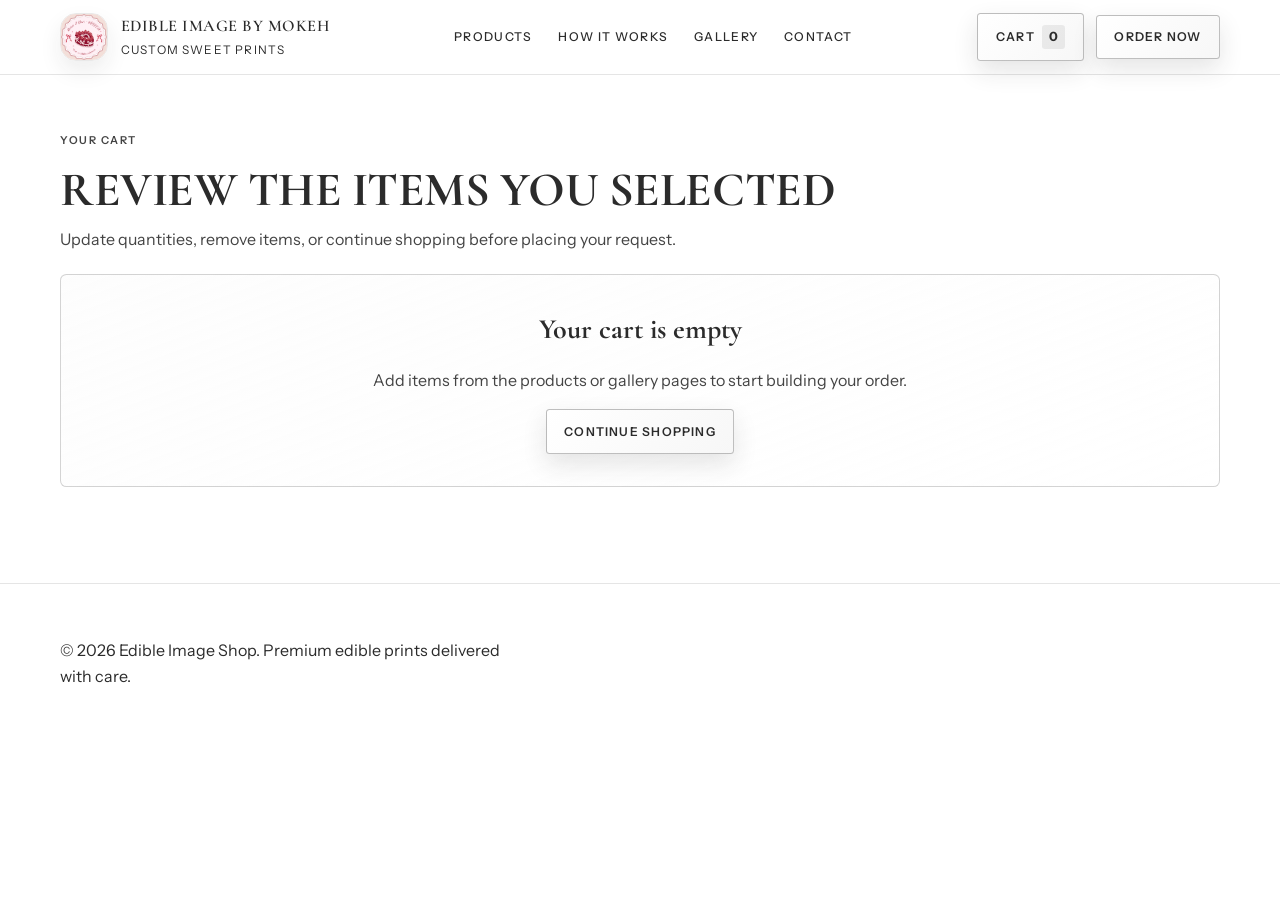
<file: cart.html>
<!DOCTYPE html>
<html lang="en">
<head>
  <meta charset="UTF-8" />
  <meta name="viewport" content="width=device-width, initial-scale=1.0" />
  <title>Cart — Edible Image Shop</title>
  <link rel="preconnect" href="https://fonts.googleapis.com" />
  <link rel="preconnect" href="https://fonts.gstatic.com" crossorigin />
  <link href="https://fonts.googleapis.com/css2?family=Cormorant+Garamond:wght@500;600;700&family=Instrument+Sans:wght@400;500;600;700&display=swap" rel="stylesheet" />
  <link rel="stylesheet" href="styles.css" />
</head>
<body>
  <header class="site-header">
    <div class="container header-inner">
      <a href="index.html" class="brand">
        <span class="brand-mark" aria-hidden="true">
          <img src="img/logo.png" alt="Edible Image By Mokeh logo" class="brand-logo" />
        </span>
        <div class="brand-text">
          <strong>Edible Image By Mokeh</strong>
          <small>Custom sweet prints</small>
        </div>
      </a>
      <nav class="site-nav">
        <a href="index.html#products">Products</a>
        <a href="index.html#process">How It Works</a>
        <a href="gallery.html">Gallery</a>
        <a href="index.html#contact">Contact</a>
      </nav>
      <div class="header-actions">
        <a class="button button-secondary cart-button" href="cart.html">
          Cart <span class="cart-count" data-cart-count>0</span>
        </a>
        <a class="button button-primary" href="index.html#contact">Order Now</a>
      </div>
    </div>
  </header>

  <main>
    <section class="section">
      <div class="container">
        <div class="section-heading">
          <p class="eyebrow">Your cart</p>
          <h2>Review the items you selected</h2>
          <p>Update quantities, remove items, or continue shopping before placing your request.</p>
        </div>

        <div id="cart-content"></div>
      </div>
    </section>
  </main>

  <footer class="site-footer">
    <div class="container footer-inner">
      <p>© 2026 Edible Image Shop. Premium edible prints delivered with care.</p>
    </div>
  </footer>

  <script src="script.js"></script>
</body>
</html>
</file>
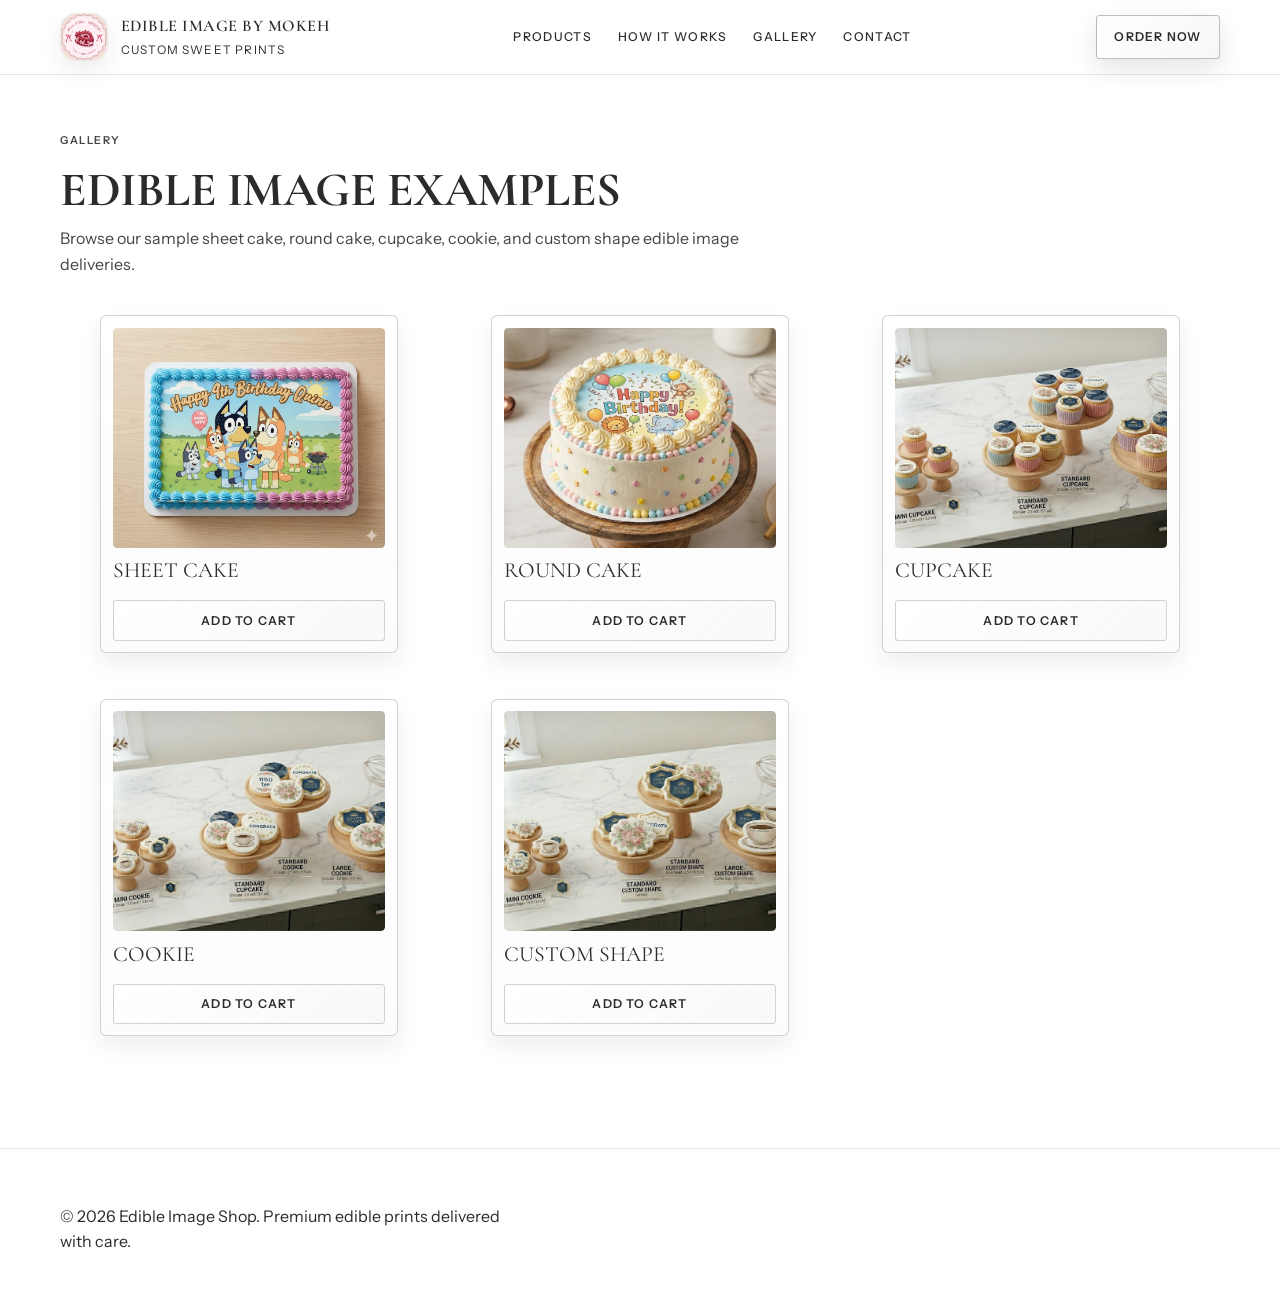
<file: gallery.html>
<!DOCTYPE html>
<html lang="en">
<head>
  <meta charset="UTF-8" />
  <meta name="viewport" content="width=device-width, initial-scale=1.0" />
  <title>Gallery — Edible Image Shop</title>
  <link rel="preconnect" href="https://fonts.googleapis.com" />
  <link rel="preconnect" href="https://fonts.gstatic.com" crossorigin />
  <link href="https://fonts.googleapis.com/css2?family=Cormorant+Garamond:wght@500;600;700&family=Instrument+Sans:wght@400;500;600;700&display=swap" rel="stylesheet" />
  <link rel="stylesheet" href="styles.css" />
</head>
<body>
  <header class="site-header">
    <div class="container header-inner">
      <a href="index.html" class="brand">
        <span class="brand-mark" aria-hidden="true">
          <img src="img/logo.png" alt="Edible Image By Mokeh logo" class="brand-logo" />
        </span>
        <div class="brand-text">
          <strong>Edible Image By Mokeh</strong>
          <small>Custom sweet prints</small>
        </div>
      </a>
      <nav class="site-nav">
        <a href="index.html#products">Products</a>
        <a href="index.html#process">How It Works</a>
        <a href="gallery.html">Gallery</a>
        <a href="index.html#contact">Contact</a>
      </nav>
      <a class="button button-primary" href="index.html#contact">Order Now</a>
    </div>
  </header>

  <main>
    <section class="section">
      <div class="container">
        <div class="section-heading">
          <p class="eyebrow">Gallery</p>
          <h2>Edible image examples</h2>
          <p>Browse our sample sheet cake, round cake, cupcake, cookie, and custom shape edible image deliveries.</p>
        </div>

        <div class="gallery-grid">
          <figure class="gallery-item">
            <div class="gallery-image-gallery" data-product-gallery>
              <img class="gallery-img" src="img/sheet-cake1.png" alt="Sheet cake edible image" />
              <img class="gallery-img" src="img/sheet-cake.png" alt="Sheet cake edible image variant 1" />
              <img class="gallery-img" src="img/sheet-cake1.png" alt="Sheet cake edible image variant 2" />
            </div>
            <figcaption>Sheet Cake</figcaption>
            <button class="button button-secondary add-cart" type="button" data-product-id="sheet-cake" data-product-name="Sheet Cake">Add to cart</button>
          </figure>

          <figure class="gallery-item">
            <div class="gallery-image-gallery" data-product-gallery>
              <img class="gallery-img" src="img/round-cake.png" alt="Round cake edible image" />
              <img class="gallery-img" src="img/round-cake.png" alt="Round cake edible image variant 1" />
              <img class="gallery-img" src="img/round-cake.png" alt="Round cake edible image variant 2" />
            </div>
            <figcaption>Round Cake</figcaption>
            <button class="button button-secondary add-cart" type="button" data-product-id="round-cake" data-product-name="Round Cake">Add to cart</button>
          </figure>

          <figure class="gallery-item">
            <div class="gallery-image-gallery" data-product-gallery>
              <img class="gallery-img" src="img/cupcake.png" alt="Cupcake edible image" />
              <img class="gallery-img" src="img/cupcake.png" alt="Cupcake edible image variant 1" />
              <img class="gallery-img" src="img/cupcake.png" alt="Cupcake edible image variant 2" />
            </div>
            <figcaption>Cupcake</figcaption>
            <button class="button button-secondary add-cart" type="button" data-product-id="cupcake" data-product-name="Cupcake">Add to cart</button>
          </figure>

          <figure class="gallery-item">
            <div class="gallery-image-gallery" data-product-gallery>
              <img class="gallery-img" src="img/cookie1.png" alt="Cookie edible image" />
              <img class="gallery-img" src="img/cookie.png" alt="Cookie edible image variant 1" />
              <img class="gallery-img" src="img/cookie1.png" alt="Cookie edible image variant 2" />
            </div>
            <figcaption>Cookie</figcaption>
            <button class="button button-secondary add-cart" type="button" data-product-id="cookie" data-product-name="Cookie">Add to cart</button>
          </figure>

          <figure class="gallery-item">
            <div class="gallery-image-gallery" data-product-gallery>
              <img class="gallery-img" src="img/custom-shape.png" alt="Custom shape edible image" />
              <img class="gallery-img" src="img/custom-shape.png" alt="Custom shape edible image variant 1" />
              <img class="gallery-img" src="img/custom-shape.png" alt="Custom shape edible image variant 2" />
            </div>
            <figcaption>Custom Shape</figcaption>
            <button class="button button-secondary add-cart" type="button" data-product-id="custom-shape" data-product-name="Custom Shape">Add to cart</button>
          </figure>
        </div>
      </div>
    </section>
  </main>

  <footer class="site-footer">
    <div class="container footer-inner">
      <p>© 2026 Edible Image Shop. Premium edible prints delivered with care.</p>
    </div>
  </footer>

  <script src="script.js"></script>
</body>
</html>
</file>
<file: styles.css>
:root {
  color-scheme: light;
  font-size: 16px;
  line-height: 1.6;
  --font-heading: "Cormorant Garamond", "Times New Roman", serif;
  --font-body: "Instrument Sans", "Segoe UI", sans-serif;

  --bg: #ffffff;
  --bg-soft: #fafafa;
  --surface: #ffffff;
  --surface-elevated: #fcfcfc;

  --text: #2b2b2b;
  --text-muted: #444444;
  --text-soft: #333333;

  --brand: #3a3a3a;
  --brand-strong: #2b2b2b;
  --brand-soft: #f5f5f5;

  --accent: #f8f8f8;
  --accent-soft: #fcfcfc;

  --line: rgba(43, 43, 43, 0.2);
  --line-soft: rgba(43, 43, 43, 0.1);

  --shadow-sm: 0 10px 22px rgba(43, 43, 43, 0.08);
  --shadow-md: 0 18px 40px rgba(43, 43, 43, 0.12);
  --shadow-lg: 0 24px 52px rgba(43, 43, 43, 0.14);
}

* {
  box-sizing: border-box;
}

html,
body {
  margin: 0;
  min-height: 100%;
}

body {
  font-family: var(--font-body);
  color: var(--text);
  background: #ffffff;
}

img {
  display: block;
  max-width: 100%;
}

a {
  color: inherit;
}

.container {
  width: min(1160px, calc(100% - 4.5rem));
  margin: 0 auto;
}

.site-header {
  position: sticky;
  top: 0;
  z-index: 20;
  background: #ffffff;
  backdrop-filter: blur(12px);
  border-bottom: 1px solid rgba(43, 43, 43, 0.12);
}

.header-inner {
  display: flex;
  align-items: center;
  justify-content: space-between;
  gap: 1.2rem;
  padding: 0.8rem 0;
}

.brand {
  display: inline-flex;
  align-items: center;
  gap: 0.8rem;
  text-decoration: none;
}

.brand-mark {
  width: 3rem;
  height: 3rem;
  border-radius: 1rem;
  overflow: hidden;
  border: 1px solid var(--line-soft);
  box-shadow: var(--shadow-sm);
}

.brand-logo {
  width: 100%;
  height: 100%;
  object-fit: cover;
}

.brand-text {
  display: grid;
  gap: 0.12rem;
}

.brand strong {
  display: block;
  font-family: var(--font-heading);
  color: var(--text);
  font-size: 1.02rem;
  font-weight: 600;
  letter-spacing: 0.03em;
  text-transform: uppercase;
}

.brand small {
  color: var(--text);
  font-size: 0.74rem;
  letter-spacing: 0.1em;
  text-transform: uppercase;
}

.site-nav {
  display: flex;
  align-items: center;
  gap: 1.6rem;
}

.site-nav a {
  text-decoration: none;
  font-weight: 500;
  font-size: 0.76rem;
  color: var(--text);
  letter-spacing: 0.11em;
  text-transform: uppercase;
  transition: color 0.22s ease;
}

.site-nav a:hover {
  color: var(--brand-strong);
}

.header-actions {
  display: flex;
  align-items: center;
  gap: 0.75rem;
}

.hero-section {
  position: relative;
  overflow: visible;
  padding: clamp(1.4rem, 3vw, 2.2rem) 0 clamp(2.2rem, 4vw, 3.6rem);
}

.hero-section::before,
.hero-section::after {
  content: none;
}

.hero-section::before {
  width: 360px;
  height: 360px;
  top: -100px;
  left: -90px;
  background: radial-gradient(circle at 40% 40%, rgba(43, 43, 43, 0.08), rgba(43, 43, 43, 0));
  animation: float-cloud 16s ease-in-out infinite;
}

.hero-section::after {
  width: 440px;
  height: 440px;
  right: -120px;
  bottom: -200px;
  background: radial-gradient(circle at 50% 45%, rgba(43, 43, 43, 0.06), rgba(43, 43, 43, 0));
  animation: float-cloud 20s ease-in-out infinite reverse;
}

.hero-grid {
  position: relative;
  display: grid;
  grid-template-columns: 1fr 1fr;
  gap: 0;
  align-items: stretch;
  border: 1px solid var(--line-soft);
  border-radius: 0.6rem;
  overflow: hidden;
  background: var(--surface);
  box-shadow: var(--shadow-lg);
}

.hero-copy {
  background: var(--surface);
  padding: clamp(1.2rem, 2.2vw, 1.7rem);
  min-height: 470px;
  display: flex;
  flex-direction: column;
}

.eyebrow {
  display: inline-flex;
  align-items: center;
  gap: 0.45rem;
  margin: 0;
  font-size: 0.68rem;
  font-weight: 600;
  text-transform: uppercase;
  letter-spacing: 0.14em;
  color: var(--text-soft);
}

.hero-copy h1 {
  margin: 0.8rem 0 1rem;
  font-family: var(--font-heading);
  font-size: clamp(2.8rem, 7.2vw, 6.2rem);
  line-height: 0.84;
  letter-spacing: -0.012em;
  text-transform: uppercase;
  text-wrap: balance;
}

.hero-text {
  max-width: 34ch;
  margin: auto 0 0;
  color: var(--text-muted);
  font-size: clamp(0.92rem, 1.4vw, 1.02rem);
  line-height: 1.35;
}

.hero-stats {
  display: none;
}

.hero-stats span {
  display: inline-flex;
  align-items: center;
  border: 1px solid rgba(43, 43, 43, 0.2);
  border-radius: 999px;
  padding: 0.5rem 0.95rem;
  background: rgba(255, 255, 255, 0.72);
  color: var(--brand-strong);
  font-size: 0.9rem;
  font-weight: 700;
}

.hero-actions {
  display: flex;
  flex-wrap: wrap;
  gap: 0.7rem;
  margin-top: 1.2rem;
}

.hero-card {
  position: relative;
  border-radius: 0;
  padding: 0;
  background: linear-gradient(160deg, #ffffff 0%, #fcfcfc 52%, #ffffff 100%);
  border-left: 1px solid var(--line-soft);
  box-shadow: none;
  display: flex;
  flex-direction: column;
}

.product-badge {
  position: absolute;
  top: 0.8rem;
  left: 0.8rem;
  z-index: 2;
  padding: 0.3rem 0.48rem;
  border-radius: 0.2rem;
  background: rgba(255, 255, 255, 0.92);
  color: var(--brand-strong);
  font-weight: 600;
  font-size: 0.6rem;
  letter-spacing: 0.11em;
  text-transform: uppercase;
}

.hero-media-stack {
  position: relative;
  margin-bottom: 0;
  width: 100%;
}

.hero-main-image {
  width: 100%;
  height: auto;
  aspect-ratio: 4 / 3;
  object-fit: cover;
  border-radius: 0;
}

.card-info h2 {
  position: static;
  margin: 0;
  max-width: 16ch;
  color: var(--text);
  font-family: var(--font-heading);
  font-size: clamp(1.55rem, 2.3vw, 2rem);
  line-height: 1.02;
  text-transform: uppercase;
}

.card-info p {
  display: block;
  margin: 0;
  color: var(--text-muted);
  max-width: 32ch;
}

.card-info {
  display: grid;
  align-content: start;
  gap: 0.55rem;
  padding: clamp(1rem, 1.8vw, 1.35rem);
}

.section {
  padding: clamp(2.4rem, 4vw, 3.4rem) 0;
}

.section-products,
.section-why-us,
.section-pricing,
.section-testimonials,
.section-faq,
.section-contact,
.section-process {
  position: relative;
  background: linear-gradient(180deg, rgba(255, 255, 255, 0.98) 0%, rgba(250, 250, 250, 0.96) 100%);
}

.section-products {
  padding-top: 2.8rem;
}

.section-heading {
  max-width: 52rem;
  margin-bottom: 1.35rem;
  color: var(--text);
}

.section-heading h2,
.process-copy h2,
.faq-grid h2,
.section-contact h2 {
  margin: 0.95rem 0 0.8rem;
  font-family: var(--font-heading);
  font-size: clamp(2rem, 4vw, 3rem);
  line-height: 0.98;
  letter-spacing: -0.01em;
  text-wrap: balance;
  text-transform: uppercase;
}

.section-heading p,
.process-copy p,
.faq-grid p,
.section-contact p {
  margin: 0;
  color: var(--text-muted);
  max-width: 62ch;
}

.trust-bar {
  display: grid;
  grid-template-columns: repeat(4, minmax(0, 1fr));
  gap: 0.75rem;
}

.trust-item {
  background: linear-gradient(180deg, rgba(255, 255, 255, 0.98) 0%, rgba(255, 255, 255, 0.9) 100%);
  border: 1px solid var(--line);
  border-radius: 0.45rem;
  padding: 1.15rem;
  box-shadow: var(--shadow-sm);
}

.trust-item strong {
  display: block;
  margin-bottom: 0.3rem;
  font-family: var(--font-heading);
  font-size: 1.05rem;
}

.trust-item span {
  color: var(--text-muted);
  font-size: 0.93rem;
}

.product-grid {
  display: grid;
  grid-template-columns: repeat(4, minmax(0, 1fr));
  gap: 0.95rem;
}

.product-card,
.gallery-item,
.benefit-card,
.step-card,
.pricing-card,
.testimonial-card,
.faq-item,
.cart-row,
.cart-request-panel {
  background: linear-gradient(180deg, rgba(255, 255, 255, 0.99) 0%, rgba(252, 252, 252, 0.98) 100%);
  border: 1px solid var(--line);
  border-radius: 0.4rem;
  box-shadow: var(--shadow-sm);
  transition: transform 0.28s ease, box-shadow 0.28s ease, border-color 0.28s ease;
}

.product-card {
  padding: 1rem;
}

.product-card:hover,
.gallery-item:hover,
.benefit-card:hover,
.step-card:hover,
.testimonial-card:hover,
.pricing-card:hover {
  transform: translateY(-4px);
  box-shadow: var(--shadow-md);
  border-color: rgba(43, 43, 43, 0.32);
}

.product-image-gallery {
  position: relative;
  width: 100%;
  height: 270px;
  overflow: hidden;
  border-radius: 0.25rem;
  margin-bottom: 1rem;
  background: linear-gradient(160deg, #ffffff 0%, #fcfcfc 52%, #ffffff 100%);
}

.product-image-gallery .product-card-image {
  position: absolute;
  inset: 0;
  width: 100%;
  height: 100%;
  object-fit: contain;
  opacity: 0;
  transition: opacity 0.36s ease;
  border-radius: 0.25rem;
  cursor: zoom-in;
}

.product-image-gallery .product-card-image:first-child {
  opacity: 1;
}

.product-card-image {
  width: 100%;
  height: 270px;
  object-fit: contain;
  border-radius: 0.25rem;
  margin-bottom: 1rem;
}

.product-card h3,
.gallery-item figcaption,
.step-card h3,
.benefit-card h3,
.pricing-card h3 {
  margin: 0;
  font-family: var(--font-heading);
  font-size: 1.35rem;
  line-height: 1;
  text-transform: uppercase;
}

.product-card p,
.benefit-card p,
.step-card p,
.pricing-description,
.faq-item p,
.testimonial-author span,
.contact-highlights,
.product-highlights,
.cart-empty p,
.cart-request-panel p,
.form-field,
.footer-brand-block p,
.footer-contact span {
  color: var(--text-muted);
}

.product-card p {
  margin: 0.65rem 0 0;
}

.product-highlights,
.pricing-features,
.contact-highlights {
  margin: 0.7rem 0 0;
  padding-left: 1.08rem;
  display: grid;
  gap: 0.38rem;
  font-size: 0.94rem;
}

.section-process {
  background: linear-gradient(180deg, rgba(250, 250, 250, 0.95) 0%, rgba(255, 255, 255, 0.98) 100%);
}

.process-grid,
.contact-grid,
.faq-grid {
  display: grid;
  gap: 1.2rem;
}

.process-grid {
  grid-template-columns: 0.95fr 1.05fr;
  align-items: center;
}

.process-highlight {
  margin-top: 1.2rem;
  padding: 1rem 1.05rem;
  border-radius: 0.35rem;
  background: linear-gradient(140deg, rgba(250, 250, 250, 0.7) 0%, rgba(255, 255, 255, 0.85) 100%);
  border: 1px solid var(--line);
}

.process-highlight strong {
  display: block;
  margin-bottom: 0.2rem;
  font-size: 1.03rem;
}

.process-steps {
  display: grid;
  gap: 0.75rem;
}

.step-card {
  padding: 1rem;
}

.step-number {
  display: inline-grid;
  place-items: center;
  width: 2.5rem;
  height: 2.5rem;
  border-radius: 0.2rem;
  margin-bottom: 0.6rem;
  font-weight: 800;
  color: var(--text);
  background: linear-gradient(140deg, #fcfcfc 0%, #ffffff 100%);
}

.benefit-grid,
.pricing-grid,
.testimonial-grid {
  display: grid;
  gap: 0.75rem;
}

.benefit-grid {
  grid-template-columns: repeat(3, minmax(0, 1fr));
}

.pricing-grid {
  grid-template-columns: repeat(3, minmax(0, 1fr));
}

.testimonial-grid {
  grid-template-columns: repeat(3, minmax(0, 1fr));
}

.pricing-card {
  padding: 1.05rem;
}

.pricing-card-featured {
  border-color: rgba(43, 43, 43, 0.3);
  background: linear-gradient(180deg, rgba(252, 252, 252, 0.8) 0%, rgba(255, 255, 255, 0.95) 100%);
  box-shadow: var(--shadow-md);
}

.pricing-label {
  display: inline-flex;
  margin: 0 0 0.65rem;
  border-radius: 0.24rem;
  background: linear-gradient(135deg, #fcfcfc 0%, #ffffff 100%);
  color: var(--text);
  padding: 0.35rem 0.72rem;
  font-size: 0.73rem;
  font-weight: 800;
  letter-spacing: 0.08em;
  text-transform: uppercase;
}

.pricing-card h3 {
  margin: 0;
  font-size: clamp(2rem, 3vw, 2.4rem);
}

.pricing-description {
  margin: 0.62rem 0 0;
}

.testimonial-card {
  padding: 1rem;
}

.testimonial-card p {
  margin: 1rem 0 0.75rem;
  color: var(--text);
}

.testimonial-author {
  display: flex;
  align-items: center;
  gap: 0.72rem;
}

.testimonial-author strong {
  display: block;
}

.avatar {
  width: 2.7rem;
  height: 2.7rem;
  border-radius: 0.25rem;
  display: grid;
  place-items: center;
  color: var(--text);
  background: linear-gradient(140deg, #fcfcfc 0%, #ffffff 100%);
  font-weight: 800;
}

.testimonial-stars {
  letter-spacing: 0.12em;
  color: var(--text);
}

.faq-grid {
  grid-template-columns: 0.94fr 1.06fr;
  align-items: start;
}

.faq-list {
  display: grid;
  gap: 0.6rem;
}

.faq-item {
  padding: 0.85rem 0.95rem;
}

.faq-item summary {
  cursor: pointer;
  font-weight: 700;
}

.section-contact {
  padding-top: 1.5rem;
}

.contact-grid {
  grid-template-columns: 1fr 1fr;
  align-items: start;
}

.contact-form {
  padding: 1.05rem;
  border-radius: 0.45rem;
  border: 1px solid var(--line);
  background: linear-gradient(180deg, rgba(255, 255, 255, 0.99) 0%, rgba(252, 252, 252, 0.98) 100%);
  box-shadow: var(--shadow-sm);
  display: grid;
  gap: 0.75rem;
}

.contact-form label,
.form-field {
  display: grid;
  gap: 0.5rem;
  font-weight: 700;
  font-size: 0.95rem;
}

.contact-form input,
.contact-form textarea,
.form-field input[type="text"],
.form-field input[type="email"],
.form-field input[type="file"] {
  width: 100%;
  border: 1px solid var(--line);
  border-radius: 0.25rem;
  padding: 0.87rem 0.95rem;
  font: inherit;
  color: var(--text);
  background: #ffffff;
  transition: border-color 0.2s ease, box-shadow 0.2s ease;
}

.contact-form input:focus,
.contact-form textarea:focus,
.form-field input[type="text"]:focus,
.form-field input[type="email"]:focus,
.form-field input[type="file"]:focus {
  outline: none;
  border-color: var(--brand-strong);
  box-shadow: 0 0 0 3px rgba(43, 43, 43, 0.18);
}

.button {
  border: 1px solid var(--line);
  border-radius: 0.22rem;
  padding: 0.72rem 1.1rem;
  font-family: var(--font-body);
  font-size: 0.76rem;
  font-weight: 600;
  letter-spacing: 0.1em;
  text-transform: uppercase;
  cursor: pointer;
  text-decoration: none;
  display: inline-flex;
  align-items: center;
  justify-content: center;
  gap: 0.45rem;
  transition: transform 0.25s ease, box-shadow 0.25s ease, background-color 0.25s ease, border-color 0.25s ease;
}

.button:hover {
  transform: translateY(-2px);
}

.button:focus-visible {
  outline: 3px solid rgba(43, 43, 43, 0.22);
  outline-offset: 2px;
}

.button-primary {
  color: var(--text);
  background: linear-gradient(135deg, #ffffff 0%, #f7f7f7 100%);
  border-color: rgba(43, 43, 43, 0.3);
  box-shadow: 0 10px 24px rgba(43, 43, 43, 0.12);
}

.button-primary:hover {
  box-shadow: 0 14px 28px rgba(43, 43, 43, 0.18);
}

.button-secondary {
  color: var(--text);
  background: linear-gradient(135deg, rgba(255, 255, 255, 0.98) 0%, rgba(248, 248, 248, 0.92) 100%);
  border: 1px solid var(--line);
}

.button-secondary:hover {
  border-color: rgba(43, 43, 43, 0.35);
  background: linear-gradient(135deg, rgba(255, 255, 255, 0.99) 0%, rgba(245, 245, 245, 0.95) 100%);
}

.cart-button {
  color: var(--text);
  background: linear-gradient(135deg, #ffffff 0%, #f7f7f7 100%);
  border-color: rgba(43, 43, 43, 0.3);
  box-shadow: 0 10px 24px rgba(43, 43, 43, 0.12);
}

.cart-button:hover {
  box-shadow: 0 14px 28px rgba(43, 43, 43, 0.18);
}

.cart-count {
  width: 1.45rem;
  height: 1.45rem;
  border-radius: 0.2rem;
  display: inline-grid;
  place-items: center;
  background: rgba(43, 43, 43, 0.08);
  color: var(--text);
  font-size: 0.8rem;
  font-weight: 800;
}

.site-footer {
  margin-top: 2.8rem;
  padding: 2.4rem 0 2.6rem;
  border-top: 1px solid rgba(43, 43, 43, 0.12);
  background: #ffffff;
  color: var(--text);
}

.footer-inner {
  display: grid;
  grid-template-columns: 1.2fr 0.7fr 1fr;
  gap: 1.3rem;
  align-items: start;
}

.footer-brand-block {
  display: flex;
  align-items: flex-start;
  gap: 0.8rem;
}

.brand-mark-footer {
  border-color: var(--line-soft);
}

.footer-brand-block strong,
.footer-links a,
.footer-contact a {
  color: var(--text);
}

.footer-links,
.footer-contact {
  display: grid;
  gap: 0.58rem;
}

.footer-links a,
.footer-contact a {
  text-decoration: none;
  font-weight: 700;
  transition: color 0.24s ease;
}

.footer-links a:hover,
.footer-contact a:hover {
  color: var(--brand-strong);
}

.site-footer .footer-brand-block p,
.site-footer .footer-contact span {
  color: var(--text-muted);
}

.product-modal {
  position: fixed;
  inset: 0;
  z-index: 60;
  display: flex;
  align-items: center;
  justify-content: center;
  padding: 1.5rem;
  opacity: 0;
  pointer-events: none;
  transition: opacity 0.24s ease;
}

.product-modal.is-open {
  opacity: 1;
  pointer-events: auto;
}

.product-modal-backdrop {
  position: absolute;
  inset: 0;
  background: rgba(255, 255, 255, 0.9);
  backdrop-filter: blur(6px);
}

.product-modal-dialog {
  position: relative;
  width: min(920px, 100%);
  border-radius: 0.4rem;
  overflow: hidden;
  background: #ffffff;
  box-shadow: var(--shadow-lg);
}

.product-modal-content {
  display: grid;
  grid-template-columns: 1.05fr 0.95fr;
  align-items: stretch;
}

.product-modal-visual {
  padding: 1rem;
  background: linear-gradient(160deg, rgba(252, 252, 252, 0.7) 0%, rgba(255, 255, 255, 0.9) 100%);
  display: grid;
  gap: 0.72rem;
}

.product-modal-image {
  width: 100%;
  max-height: 60vh;
  object-fit: contain;
  border-radius: 0.25rem;
  background: #fff;
}

.product-modal-thumbs {
  display: flex;
  flex-wrap: wrap;
  gap: 0.55rem;
}

.product-modal-thumb {
  width: 58px;
  height: 58px;
  padding: 0;
  border: 2px solid transparent;
  border-radius: 0.2rem;
  cursor: pointer;
  overflow: hidden;
  background: #fff;
}

.product-modal-thumb.is-active {
  border-color: var(--brand);
}

.product-modal-thumb img {
  width: 100%;
  height: 100%;
  object-fit: cover;
}

.product-modal-body {
  padding: 1.7rem;
  display: grid;
  align-content: center;
}

.product-modal-body h3 {
  margin: 0.5rem 0 0.65rem;
  font-family: var(--font-heading);
  font-size: 1.7rem;
}

.product-modal-body p {
  margin: 0 0 1.2rem;
  color: var(--text-muted);
}

.product-modal-close {
  position: absolute;
  top: 0.7rem;
  right: 0.7rem;
  width: 2.4rem;
  height: 2.4rem;
  border: none;
  border-radius: 999px;
  background: rgba(255, 255, 255, 0.94);
  color: var(--text);
  font-size: 1.45rem;
  cursor: pointer;
}

.gallery-grid {
  display: grid;
  grid-template-columns: repeat(3, minmax(0, 1fr));
  gap: 0.85rem;
}

.gallery-item {
  padding: 0.72rem;
}

.gallery-image-gallery {
  position: relative;
  width: 100%;
  height: 220px;
  overflow: hidden;
  border-radius: 0.25rem;
  margin-bottom: 0.8rem;
  background: linear-gradient(160deg, #ffffff 0%, #fcfcfc 52%, #ffffff 100%);
}

.gallery-image-gallery .gallery-img {
  position: absolute;
  inset: 0;
  width: 100%;
  height: 100%;
  object-fit: cover;
  opacity: 0;
  transition: opacity 0.34s ease;
  border-radius: 0.25rem;
}

.gallery-image-gallery .gallery-img:first-child {
  opacity: 1;
}

.gallery-item figcaption {
  margin: 0.2rem 0 0.3rem;
}

.add-cart {
  width: 100%;
  margin-top: 0.85rem;
}

.cart-list {
  display: grid;
  gap: 0.75rem;
}

.cart-row {
  display: grid;
  grid-template-columns: auto 1fr auto auto;
  align-items: center;
  gap: 1rem;
  padding: 1rem;
}

.cart-thumbnail {
  width: 88px;
  height: 88px;
  object-fit: cover;
  border-radius: 0.2rem;
  border: 1px solid var(--line-soft);
}

.cart-product {
  display: grid;
  gap: 0.3rem;
}

.cart-product span {
  font-family: var(--font-heading);
  font-size: 1.15rem;
}

.cart-controls {
  display: flex;
  align-items: center;
  gap: 0.45rem;
}

.quantity-button {
  width: 2.3rem;
  min-width: 2.3rem;
  padding: 0.7rem 0;
}

.remove-item {
  min-width: 5rem;
}

.cart-actions {
  margin-top: 1rem;
  display: flex;
  flex-wrap: wrap;
  gap: 0.85rem;
}

.cart-empty {
  text-align: center;
  border: 1px solid var(--line);
  border-radius: 0.4rem;
  padding: 2rem;
  background: linear-gradient(160deg, rgba(252, 252, 252, 0.7) 0%, rgba(255, 255, 255, 0.9) 100%);
}

.cart-empty h3 {
  margin: 0;
  font-family: var(--font-heading);
  font-size: 1.75rem;
}

.cart-request-panel {
  margin-top: 1.2rem;
  padding: 1.25rem;
}

.cart-request-panel h3 {
  margin: 0;
  font-family: var(--font-heading);
  font-size: 1.45rem;
}

.cart-request-form {
  display: grid;
  gap: 0.95rem;
}

.image-preview-container {
  min-height: 118px;
  display: grid;
  place-items: center;
  border-radius: 0.2rem;
  border: 1px dashed rgba(43, 43, 43, 0.3);
  background: #ffffff;
  padding: 0.8rem;
}

.upload-preview {
  max-width: 100%;
  max-height: 220px;
  object-fit: contain;
  border-radius: 0.75rem;
}

.upload-error {
  margin: 0;
  color: var(--text);
}

.nav-hidden-mobile {
  display: inline-flex;
}

@keyframes float-cloud {
  0%,
  100% {
    transform: translate3d(0, 0, 0) scale(1);
  }
  50% {
    transform: translate3d(-8px, 14px, 0) scale(1.04);
  }
}

@media (max-width: 1100px) {
  .product-grid {
    grid-template-columns: repeat(2, minmax(0, 1fr));
  }

  .gallery-grid {
    grid-template-columns: repeat(2, minmax(0, 1fr));
  }

  .trust-bar {
    grid-template-columns: repeat(2, minmax(0, 1fr));
  }
}

@media (max-width: 960px) {
  .hero-grid,
  .process-grid,
  .faq-grid,
  .contact-grid,
  .benefit-grid,
  .pricing-grid,
  .testimonial-grid,
  .footer-inner {
    grid-template-columns: 1fr;
  }

  .site-nav {
    display: none;
  }

  .hero-card {
    min-height: 360px;
  }

  .product-modal-content {
    grid-template-columns: 1fr;
  }

  .product-modal-body {
    padding-top: 1rem;
  }
}

@media (max-width: 700px) {
  .container {
    width: min(1160px, calc(100% - 1.2rem));
  }

  .header-inner {
    flex-direction: column;
    align-items: stretch;
    gap: 0.9rem;
  }

  .header-actions {
    flex-direction: column;
    align-items: stretch;
  }

  .hero-main-image {
    min-height: 300px;
  }

  .hero-actions {
    flex-direction: column;
  }

  .product-grid,
  .gallery-grid,
  .benefit-grid,
  .pricing-grid,
  .testimonial-grid,
  .trust-bar {
    grid-template-columns: 1fr;
  }

  .product-image-gallery {
    height: auto;
    min-height: 230px;
    padding: 0.65rem;
  }

  .product-image-gallery .product-card-image,
  .product-card-image {
    position: static;
    height: auto;
    opacity: 1;
  }

  .cart-row {
    grid-template-columns: 1fr;
    justify-items: start;
  }

  .cart-controls {
    justify-content: flex-start;
  }

  .nav-hidden-mobile {
    display: none;
  }
}
</file>
